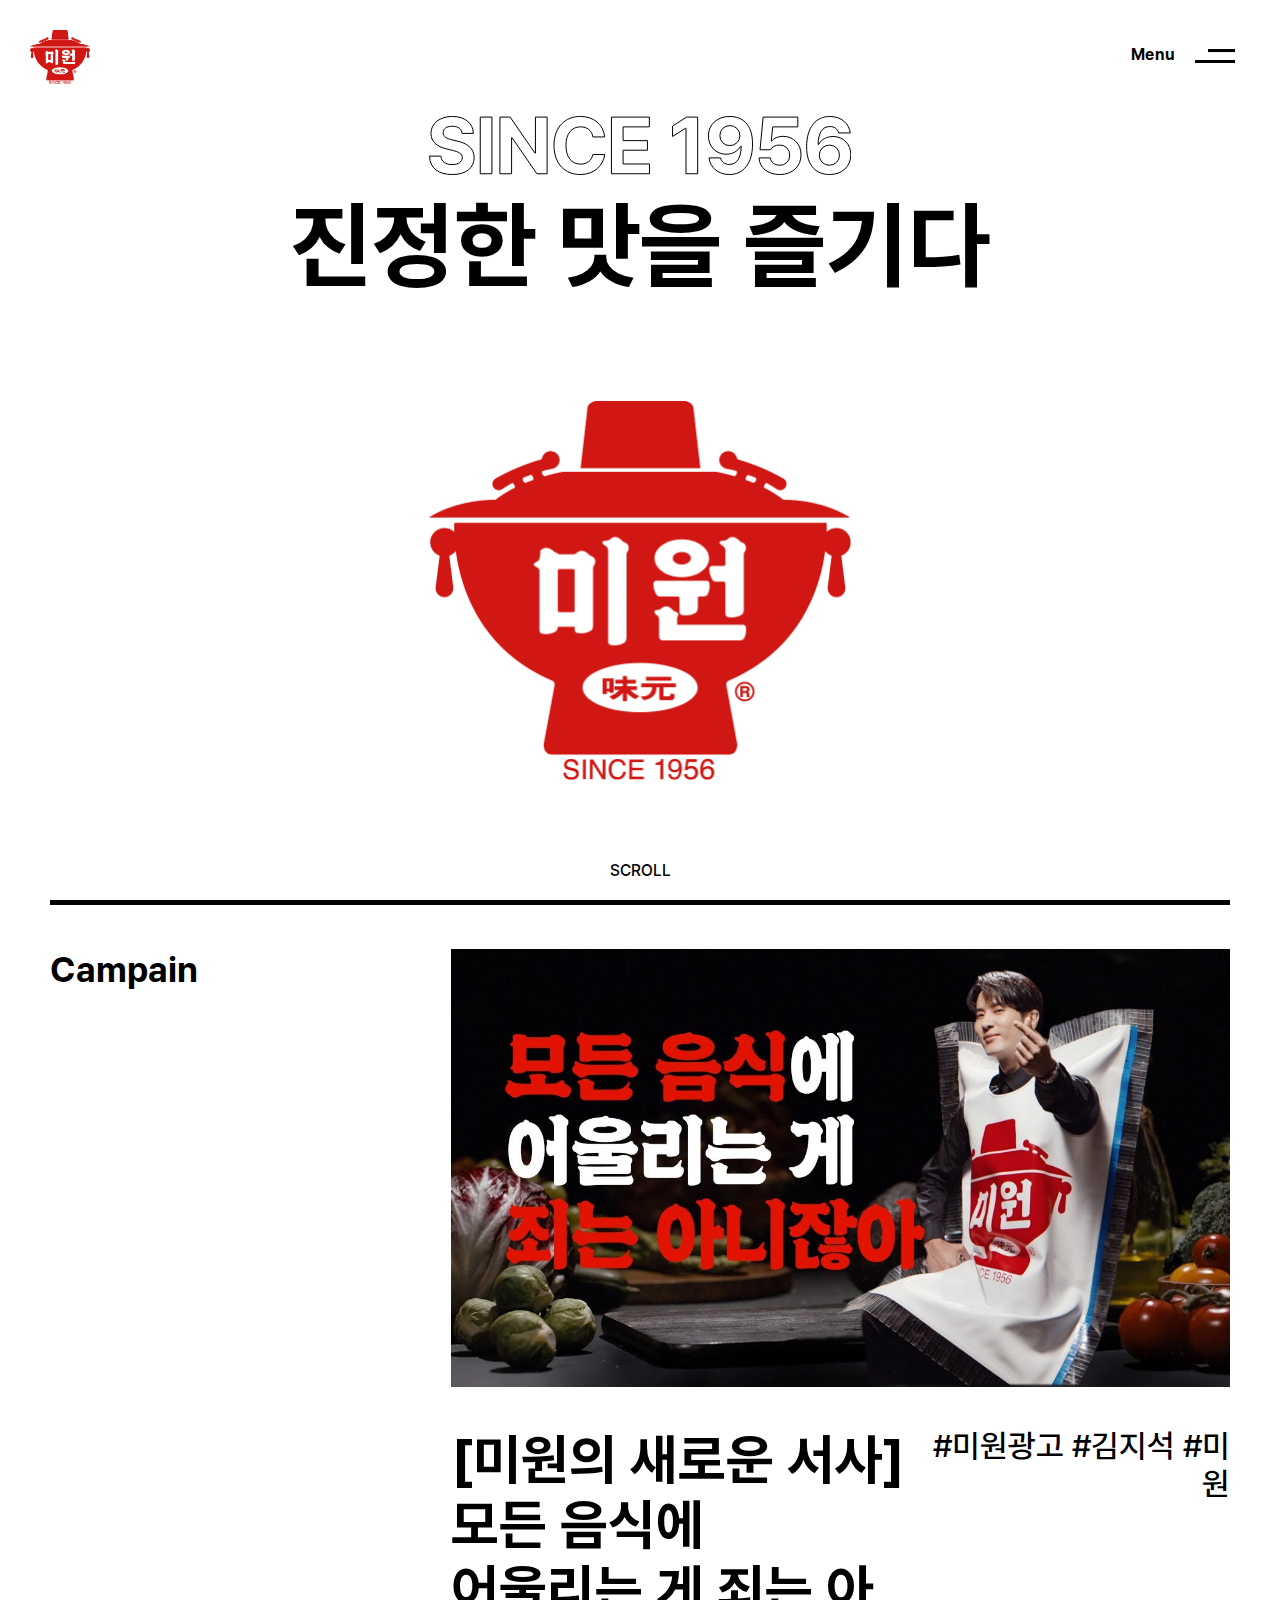
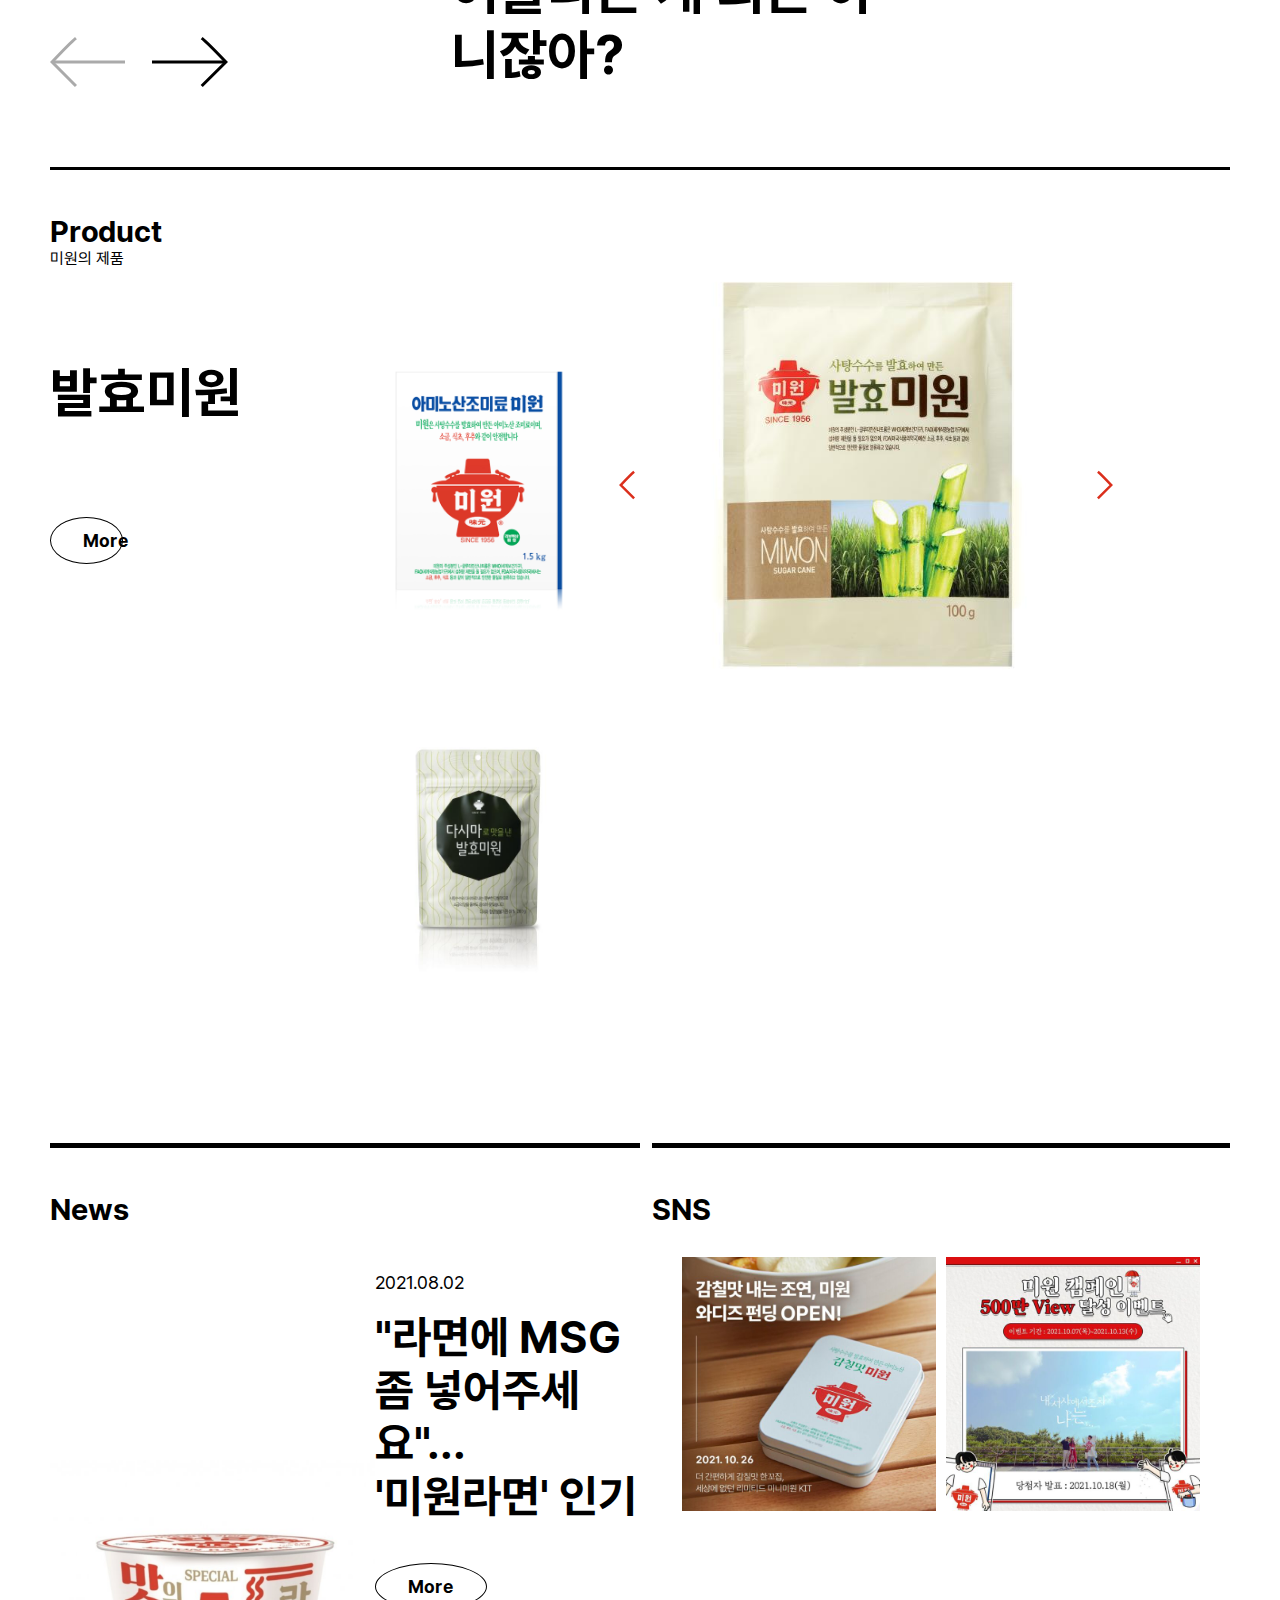
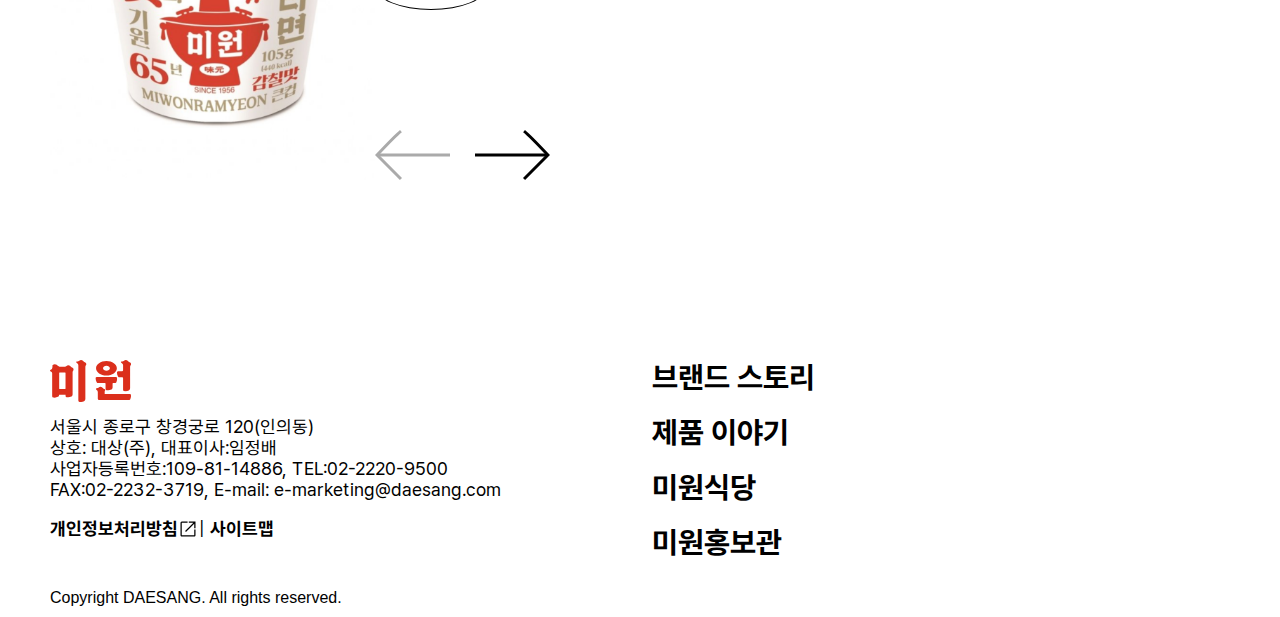
<file: index.html>
<!DOCTYPE html>
<html lang="en">
  <head>
    <meta charset="UTF-8">
    <meta http-equiv="X-UA-Compatible" content="IE=edge">
    <meta name="viewport" content="width=device-width, initial-scale=1.0">
    <link rel="stylesheet" href="./css/common.css">
    <link rel="stylesheet" href="./css/index.css">
    <link rel="stylesheet" href="./css/common.css">
    <link rel="preconnect" href="https://fonts.googleapis.com">
    <link rel="preconnect" href="https://fonts.gstatic.com" crossorigin>
    <link rel="stylesheet" href="https://fonts.googleapis.com/css2?family=Montserrat&display=swap">
    <script src="https://ajax.googleapis.com/ajax/libs/jquery/3.6.1/jquery.min.js"></script>
    <script defer src="./index.js"></script>
    <title>미원 페이지 만들기</title>
  </head>

  <body>
    <main>
        <div class="main-banner">
          <div class="sub-banner">
            <div class="whole-banner">
            <ul>
              <li>
                <a href="#">
                  <svg
                    class="MainBannerSub-svg"
                    xmlns="http://www.w3.org/2000/svg"
                    width="422.294"
                    height="59.081"
                    viewBox="0 0 422.294 59.081"
                    
                  >
                    <path
                      id="16628"
                      d="M-178.56-40.32h11.36c-.16-10.08-8.4-17.04-20.96-16.96-12.32-.08-21.44,6.8-21.44,16.96.08,8.4,5.92,13.12,15.52,15.52l6.08,1.44c6.24,1.52,9.68,3.36,9.76,7.2-.08,4.24-4.08,7.04-10.24,7.04-6.24,0-10.72-2.8-11.2-8.48h-11.36C-210.72-5.52-202,.8-188.32.8c13.76,0,21.84-6.64,21.92-16.96-.08-9.44-7.28-14.4-16.96-16.48l-5.12-1.28c-4.88-1.12-9.12-2.96-8.96-7.2,0-3.68,3.28-6.4,9.28-6.4C-182.48-47.52-178.88-44.88-178.56-40.32Zm29.92-16.32h-11.68V0h11.68Zm55.2,0h-11.68v36h-.48l-24.8-36h-10.24V0h11.68V-36h.48l24.8,36h10.24ZM-47.68-36.8h11.84C-37.36-49.84-47.2-57.36-60.32-57.28c-14.88-.08-26.24,10.56-26.24,28.96C-86.56-9.84-75.36.8-60.32.8c14.48,0,23.2-9.52,24.48-20H-47.68C-48.8-13.2-53.6-9.68-60-9.6c-8.72-.08-14.64-6.48-14.56-18.72C-74.64-40.16-68.8-46.96-60-46.88-53.44-46.96-48.56-43.12-47.68-36.8ZM-29.12,0H8.96V-9.76h-26.4V-23.52H6.88v-9.6H-17.44V-46.88H8.8v-9.76H-29.12ZM57.12-56.64H46.08L32-47.68v10.4l12.96-8.16h.48V0H57.12Zm32.16-.64c-12.8-.08-21.44,8.16-21.44,19.52.08,10.56,7.6,18.24,17.76,18.24,6.24,0,11.84-2.96,14.4-8h.64C100.56-16.24,96.48-9.28,88.8-9.28c-4.56,0-7.84-2.48-8.8-6.56H68.48C69.6-6.4,77.36.8,88.8.8c14.16,0,23.28-11.36,23.2-30.56C112.08-50.32,100.96-57.28,89.28-57.28Zm-9.92,19.2a9.756,9.756,0,0,1,9.92-10.08A10.036,10.036,0,0,1,99.36-38.08a9.954,9.954,0,0,1-10.08,9.92A9.536,9.536,0,0,1,79.36-38.08ZM139.2.8c12.64,0,21.36-8.16,21.28-19.68.08-10.8-7.68-18.56-18.08-18.56-4.96,0-9.2,2-11.36,4.8h-.32l1.44-14.24h25.12v-9.76H122.56L119.52-24h10.56c1.68-3.12,4.64-4.72,8.96-4.64a9.574,9.574,0,0,1,10.08,10.08A9.533,9.533,0,0,1,139.2-8.48c-4.96,0-9.04-3.04-9.28-7.36H118.56C118.72-6.16,127.36.8,139.2.8Zm49.76,0c12.72,0,21.36-8.24,21.28-19.68.08-10.64-7.52-18.32-17.6-18.4-6.32.08-11.92,3.04-14.56,8h-.48c0-11.04,4.08-18,11.68-17.92,4.64-.08,7.92,2.4,8.8,6.4h11.68c-1.2-9.36-9.04-16.56-20.48-16.48-14.08-.08-23.2,11.28-23.2,30.24C166.08-6.24,177.2.72,188.96.8ZM178.72-18.56a10.175,10.175,0,0,1,10.24-10.08,9.758,9.758,0,0,1,9.92,10.08A9.843,9.843,0,0,1,188.8-8.48,10.038,10.038,0,0,1,178.72-18.56Z"
                      transform="translate(211.553 57.781)"
                      fill="none"
                      stroke="#000"
                      stroke-width="1"
                      
                    ></path>
                  </svg>
                </a>
                <h2 class="main-text">진정한 맛을 즐기다</h2>
              </li>
            </ul>
            <div class="banner-img">
              <img src="./image/front-logoBasic.png" alt="메인로고" />
            </div>
            </div>
            <a href="#">SCROLL</a>
          </div>
          <!--sub-banner--------------------------------------------------------------------------->
  
          <div class="campain-container">
            <div class="campain-left">
              <h3>Campain</h3>
              <span>
                <ul>
                  <li>
                    <a href="#"
                      ><img src="./image/ico_slide_prev.svg" alt="이전"
                    /></a>
                    <a href="#"
                      ><img src="./image/ico_slide_next.svg" alt="다음"
                    /></a>
                  </li>
                </ul>
              </span>
            </div>
            <div class="campain-right">
              <ul>
                <li>
                  <a href="#"
                    ><img
                      src="./image/maxresdefault (1).jpg"
                      alt="캠페인 유튜브"
                    />
                    <div>
                      <p class="campain-left-box">
                        [미원의 새로운 서사] 모든 음식에<br />
                        어울리는 게 죄는 아니잖아?
                      </p>
                      <span class="campain-right-box">
                        #미원광고 #김지석 #미원
                      </span>
                    </div>
                  </a>
                </li>
              </ul>
            </div>
          </div>
          <!--campain-banner------------------------------------------------------->
  
          <div class="product-container">
            <div class="product-left">
              <h4>Product</h4>
              <p>미원의 제품</p>
              <h5>발효미원</h5>
              <button class="btn">More</button>
            </div>
  
            <div class="product-right">
              <ul>
                <li>
                  <a href="#"
                    ><img src="./image/prdt_first.jpg" alt=""
                  /></a>
                  <a href="#"
                    ><img src="./image/ico_red_arrow_prev.svg" alt=""
                  /></a>
                  <a href="#"
                    ><img src="./image/prdt_center.jpg" alt=""
                  /></a>
                  <a href="#"
                    ><img src="./image/ico_red_arrow_next.svg" alt=""
                  /></a>
                  <a href="#"
                    ><img src="./image/prdt_last.jpg" alt=""
                  /></a>
                </li>
              </ul>
            </div>
          </div>
          <!--product-banner------------------------------------------------------->
  
          <div class="news-sns">
            <div class="news-container">
              <div class="news-left">
                <p>News</p>
                <ul>
                  <li>
                    <a href="#"
                      ><img src="./image/news-img.png" alt=""
                    /></a>
                  </li>
                </ul>
              </div>
  
              <div class="news-right">
                <span> 2021.08.02</span>
                <b>"라면에 MSG<br>좀 넣어주세요"...<br>
                  '미원라면' 인기</b>
                  <button class="btn">More</button>
                  <ul>
                    <li>
                      <a href="#"><img src="./image/ico_slide_prev.svg" alt=""></a>
                      <a href="#"><img src="./image/ico_slide_next.svg" alt=""></a>
                    </li>
                  </ul>
                </div>
            </div><!--news-container---------------------------------------------------->
  
            <div class="sns-container">
              <div class="sns-header">
              <p>SNS</p>
              <div class="sns-mainbox">
                <ul>
                  <li>
                    <a href="#"><img src="./image/sns-container-1.jpg" alt=""></a>
                    <a href="#"><img src="./image/sns-container-2.jpg" alt=""></a>
                  </li>
                </ul>
            </div>
            </div>
            </div>
          </div><!--news-sns---------------------------------------------------------------->
      </main><!--main------------------------------------------------------------------->
</body>  
</html>
</file>
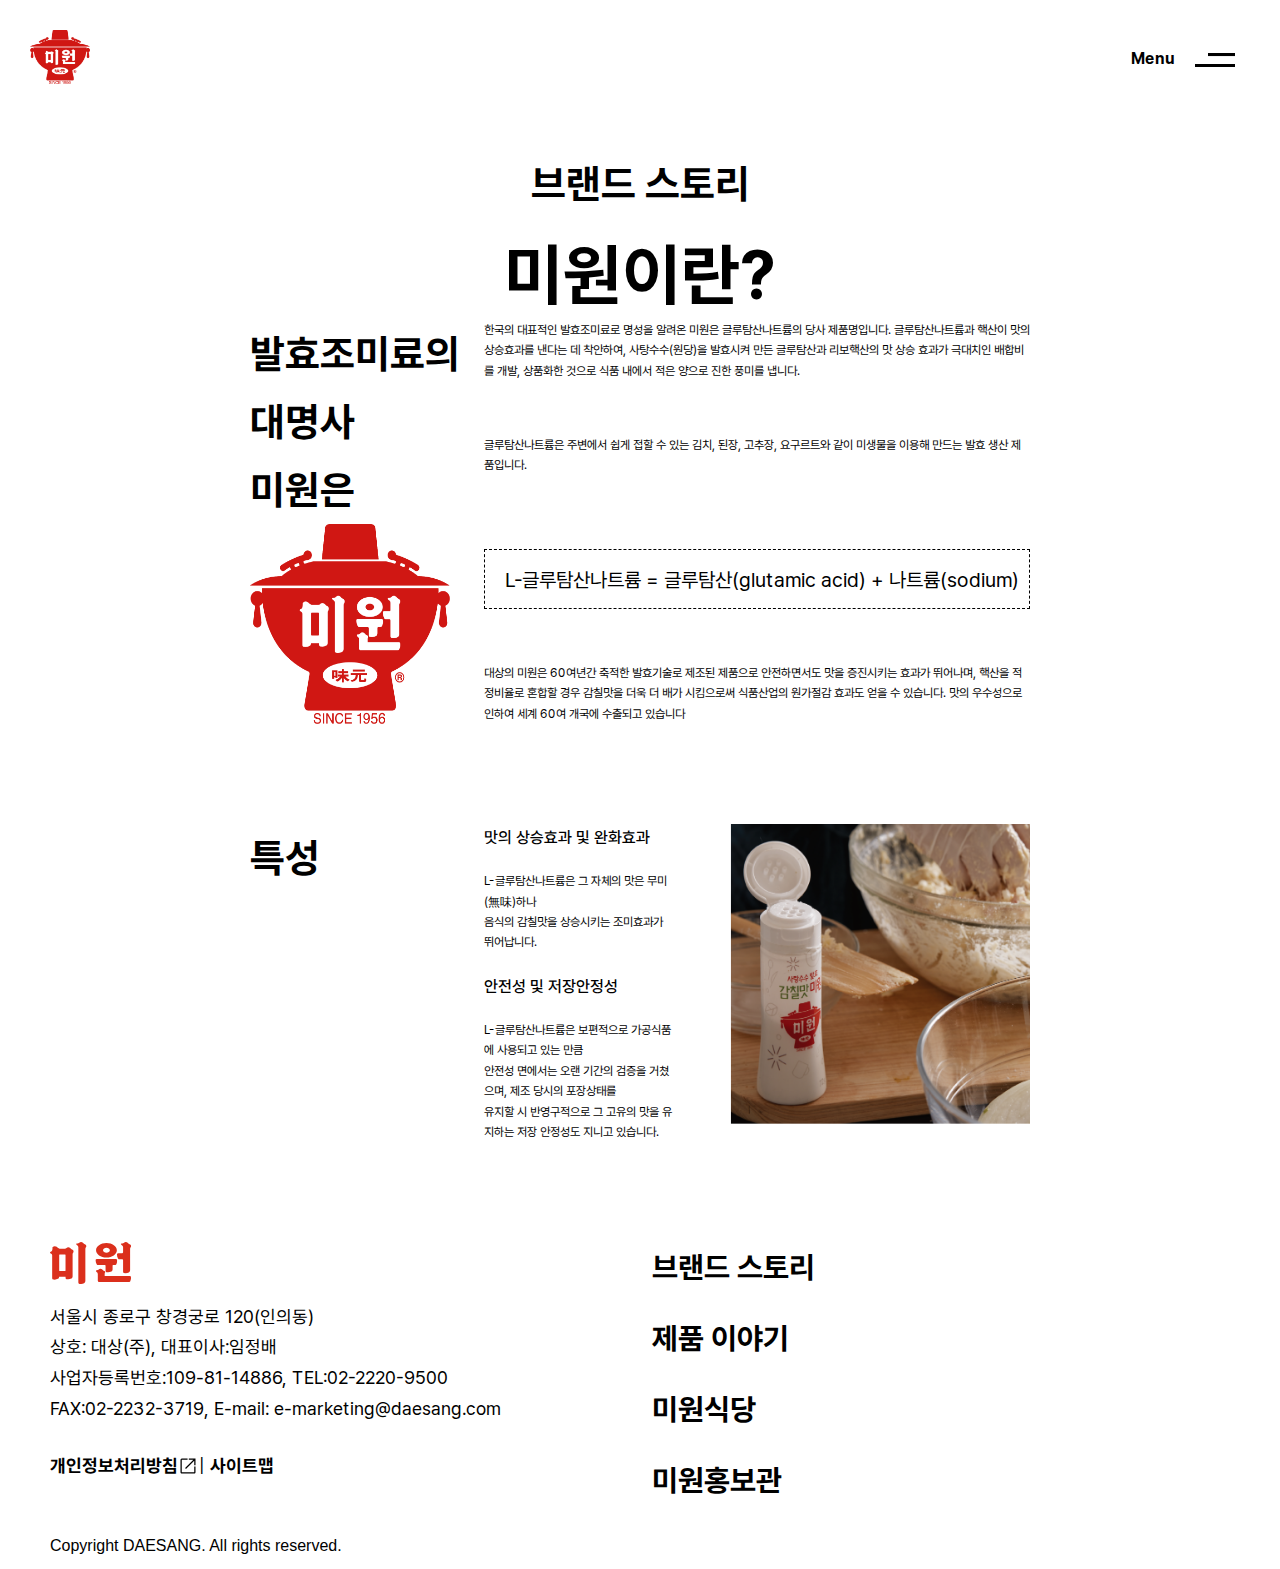
<file: sub1.html>
<!DOCTYPE html>
<html lang="en">
<html>
    <meta charset="UTF-8">
    <meta http-equiv="X-UA-Compatible" content="IE=edge">
    <meta name="viewport" content="width=device-width, initial-scale=1.0">
    <link rel="stylesheet" href="./css/index1.css">
    <link rel="stylesheet" href="./css/common.css">
    <link rel="preconnect" href="https://fonts.googleapis.com">
    <link rel="preconnect" href="https://fonts.gstatic.com" crossorigin>
    <link rel="stylesheet" href="https://fonts.googleapis.com/css2?family=Montserrat&display=swap">
    <script src="https://ajax.googleapis.com/ajax/libs/jquery/3.6.1/jquery.min.js"></script>
    <script defer src="./index.js"></script>

    <title>미원 서브페이지</title>
<body>


<main>
    <div class="brand">
      <div class="brand-story">
        <h2>브랜드 스토리 </h2>
        <span>미원이란?</span>
    </div>
    
    <div class="top-banner">
    <article class="top-left">
      <p>발효조미료의 대명사<br> 
      미원은</p>
      <img src="./image/front-logoBasic.png" alt="">
    </article>
    <article class="top-right">
      <p class="one">한국의 대표적인 발효조미료로 명성을 알려온 미원은 글루탐산나트륨의 당사
      제품명입니다. 글루탐산나트륨과 핵산이 맛의 상승효과를 낸다는 데 착안하여,
    사탕수수(원당)을 발효시켜 만든 글루탐산과 리보핵산의 맛 상승 효과가 극대치인
    배합비를 개발, 상품화한 것으로 식품 내에서 적은 양으로 진한 풍미를 냅니다.
  </p>

  <p class="two">
    글루탐산나트륨은 주변에서 쉽게 접할 수 있는 김치, 된장, 고추장, 요구르트와
    같이 미생물을 이용해 만드는 발효 생산 제품입니다.
  </p>

  <div class="three-box">
    L-글루탐산나트륨 = 글루탐산(glutamic acid) + 나트륨(sodium)
  </div>

  <p class="four">
    대상의 미원은 60여년간 축적한 발효기술로 제조된 제품으로 안전하면서도 맛을 증진시키는 효과가 뛰어나며, 
    핵산을 적정비율로 혼합할 경우 감칠맛을 더욱 더 배가 시킴으로써 
    식품산업의 원가절감 효과도 얻을 수 있습니다. 
    맛의 우수성으로 인하여 세계 60여 개국에 수출되고 있습니다
  </p>

    </article>
  </div><!--top banner---->

  <div class="low-banner">
    <article class="low-left">
      <p>특성</p>
    </article>
    <article class="low-right">
      <div class="low-space">
        <div class="low-fun">
      <h3>맛의 상승효과 및 완화효과</h3>
      <p>L-글루탐산나트륨은 그 자체의 맛은 무미(無味)하나<br>
        음식의 감칠맛을 상승시키는 조미효과가 뛰어납니다.</p>
      
        <h4>안전성 및 저장안정성</h4>
        <p>L-글루탐산나트륨은 보편적으로 가공식품에 사용되고 
          있는 만큼 <br>안전성 면에서는 오랜 기간의 검증을 거쳤으며, 
          제조 당시의 포장상태를 <br>유지할 시 반영구적으로 
          그 고유의 맛을 유지하는 저장 안정성도 지니고 있습니다.</p>
          </div>
          <div class="low-img">
            <img src="./image/miwon-info-img.png" alt="">
          </div>
        </div>
        
          
    </article>
  </div>
</div>

  </main><!--main//--------------------------------->

  </body>
  </html>
</file>
<file: css/common.css>
@charset "UTF-8";
@font-face {
  font-family: "bold";
  src: url(../font/Pretendard-Bold.woff2) format("woff2");
  font-weight: bold;
  font-style: normal;
  font-display: swap;
}
@font-face {
  font-family: "medium";
  src: url(../font/Pretendard-Medium.woff2) format("woff2");
  font-weight: 500;
  font-style: normal;
  font-display: swap;
}
@font-face {
  font-family: "regular";
  src: url(../font/Pretendard-Regular.woff2) format("woff2");
  font-weight: normal;
  font-style: normal;
  font-display: swap;
}
html,
body {
  margin: 0 auto;
  font-size: 16px;
  font-family: "Pretendard", "Noto Sans SC", "Noto Sans KR", Dotum, 돋움, Helvetica, "Apple SD Gothic Neo", sans-serif, "Montserrat";
  width: 100%;
  padding: 0 25px;
}

h1,
h2,
h3,
h4,
p,
figure {
  margin: 0;
}

ul,
li {
  list-style-type: none;
  margin: 0;
  padding: 0;
}

ul img,
li img {
  vertical-align: middle;
}

a {
  /* color: #fff; */
  text-decoration: none;
}

* {
  box-sizing: border-box;
}

a,
i,
em,
strong,
b,
code,
::after,
::before {
  display: inline-block;
}

header {
  max-width: 1920px;
  height: 114px;
  background-color: #fff;
  position: fixed;
  z-index: 9999;
  top: 0;
  left: 0;
  right: 0;
  padding: 30px;
  margin: 0 auto;
}
header .header-box {
  max-width: 1920px;
  width: 100%;
  position: relative;
  align-items: center;
  margin: 0 auto;
}
header .header-box .header-top-container {
  display: flex;
  justify-content: space-between;
  top: 50%;
}
header .header-box .header-top-container .img-box ul > li > a > img {
  width: 60px;
  height: 54px;
}
header .header-box .header-top-container .menu-box ul > li > a {
  font-family: "bold";
  font-size: 16px;
  color: black;
  padding: 15px;
}
header .header-box .header-top-container .menu-box ul > li > a img {
  padding-left: 20px;
}

/*# sourceMappingURL=common.css.map *//*# sourceMappingURL=common.css.map */
</file>
<file: css/index.css>
@charset "UTF-8";
@font-face {
  font-family: "bold";
  src: url(../font/Pretendard-Bold.woff2) format("woff2");
  font-weight: bold;
  font-style: normal;
  font-display: swap;
}
@font-face {
  font-family: "medium";
  src: url(../font/Pretendard-Medium.woff2) format("woff2");
  font-weight: 500;
  font-style: normal;
  font-display: swap;
}
@font-face {
  font-family: "regular";
  src: url(../font/Pretendard-Regular.woff2) format("woff2");
  font-weight: normal;
  font-style: normal;
  font-display: swap;
}
html,
body {
  margin: 0 auto;
  font-size: 16px;
  font-family: "Pretendard", "Noto Sans SC", "Noto Sans KR", Dotum, 돋움, Helvetica, "Apple SD Gothic Neo", sans-serif, "Montserrat";
  width: 100%;
  max-width: 1920px;
  width: 100%;
  padding: 0 25px;
}

h1,
h2,
h3,
h4,
p,
figure {
  margin: 0;
}

ul,
li {
  list-style-type: none;
  margin: 0;
  padding: 0;
}

ul img,
li img {
  vertical-align: middle;
}

a {
  color: #000;
  text-decoration: none;
}

* {
  box-sizing: border-box;
}

a,
i,
em,
strong,
b,
code,
::after,
::before {
  display: inline-block;
}

.main-banner {
  width: 100%;
  margin: 0 auto;
}
.main-banner .sub-banner {
  max-width: 100%;
  height: 100vh;
  text-align: center;
  display: flex;
  flex-direction: column;
  justify-content: center;
  padding-top: 120px;
  position: relative;
}
.main-banner .sub-banner > a:nth-of-type(1) {
  position: absolute;
  bottom: 20px;
  left: 50%;
  transform: translateX(-50%);
  font-size: 16px;
  line-height: 1.2em;
  color: #000;
  font-weight: 500;
  font-family: medium;
}
.main-banner .sub-banner .whole-banner {
  text-align: center;
  align-items: center;
  position: absolute;
  top: 50%;
  left: 0;
  right: 0;
  transform: translateY(-50%);
}
.main-banner .sub-banner .whole-banner .main-text {
  color: #000;
  display: block;
  font-size: 95px;
  font-weight: 500;
  font-family: "bold";
  padding-top: 10px;
}
.main-banner .sub-banner .whole-banner .banner-img {
  max-width: 100%;
  text-align: center;
}
.main-banner .sub-banner .whole-banner .banner-img img {
  width: 422px;
  height: 379px;
  align-items: center;
  margin-top: 100px;
}
.main-banner .campain-container {
  max-width: 100%;
  border-top: solid 5px #000;
  border-bottom: solid 3px #000;
  display: flex;
  justify-content: space-between;
  padding: 44px 0px 80px 0px;
}
.main-banner .campain-container .campain-left {
  width: 33%;
  display: flex;
  flex-direction: column;
  justify-content: space-between;
  font-size: 30px;
  font-family: "bold";
}
.main-banner .campain-container .campain-left ul > li > a:nth-child(1) > img {
  opacity: 0.33;
  margin-right: 20px;
}
.main-banner .campain-container .campain-right {
  width: 66%;
}
.main-banner .campain-container .campain-right a > img {
  width: 100%;
}
.main-banner .campain-container .campain-right div {
  display: flex;
  justify-content: space-between;
}
.main-banner .campain-container .campain-right div .campain-left-box {
  width: 60%;
  font-size: 55px;
  font-family: "bold";
  padding-top: 40px;
}
.main-banner .campain-container .campain-right div .campain-right-box {
  width: 40%;
  font-size: 32px;
  padding-top: 40px;
  text-align: end;
  font-family: "medium";
  color: black;
}
.main-banner .product-container {
  width: 100%;
  padding: 44px 0px 80px 0px;
  display: flex;
  justify-content: space-between;
}
.main-banner .product-container .product-left {
  width: 33%;
  display: flex;
  flex-direction: column;
  justify-content: start;
  font-size: 22px;
  font-family: "bold";
}
.main-banner .product-container .product-left h4 {
  font-size: 30px;
}
.main-banner .product-container .product-left p {
  font-size: 16px;
  font-family: "regular";
}
.main-banner .product-container .product-left h5 {
  font-size: 55px;
  font-family: "bold";
}
.main-banner .product-container .product-left .btn {
  width: 25%;
  border: solid 1px #000;
  border-radius: 100% 100%;
  display: inline-block;
  font-family: "bold";
  font-size: 18px;
  padding: 12px 32px;
  background: #fff;
}
.main-banner .product-container .product-left .btn:hover {
  background: #d5211b;
  color: #fff;
  border: none;
}
.main-banner .product-container .product-right {
  width: 100%;
  display: flex;
  justify-content: space-around;
  padding: 44px 0px 80px 0px;
  align-items: center;
}
.main-banner .product-container .product-right ul > li > a:nth-child(1) > img {
  width: 272px;
  height: 272px;
}
.main-banner .product-container .product-right ul > li > a:nth-child(2) > img {
  width: 16px;
  height: 32px;
}
.main-banner .product-container .product-right ul > li > a:nth-child(3) > img {
  width: 453px;
  height: 453px;
}
.main-banner .product-container .product-right ul > li > a:nth-child(4) > img {
  width: 16px;
  height: 32px;
}
.main-banner .product-container .product-right ul > li > a:nth-child(5) > img {
  width: 272px;
  height: 272px;
}
.main-banner .news-sns {
  width: 100%;
  display: flex;
  justify-content: space-between;
}
.main-banner .news-sns .news-container {
  width: 50%;
  border-top: solid 5px black;
  display: flex;
  justify-content: space-between;
  padding: 44px 0px 80px 0px;
}
.main-banner .news-sns .news-container .news-left {
  width: 479px;
  display: flex;
  flex-direction: column;
  justify-content: space-between;
}
.main-banner .news-sns .news-container .news-left p {
  font-family: "bold";
  font-size: 30px;
}
.main-banner .news-sns .news-container .news-left ul > li > a > img {
  width: 100%;
  height: 100%;
}
.main-banner .news-sns .news-container .news-right {
  width: 391px;
  display: flex;
  flex-direction: column;
  padding-top: 60px;
  align-items: start;
}
.main-banner .news-sns .news-container .news-right ul > li > a > img {
  width: 100%;
  height: 100%;
  padding-top: 120px;
}
.main-banner .news-sns .news-container .news-right ul > li > a:nth-child(1) > img {
  opacity: 0.33;
  padding-right: 20px;
}
.main-banner .news-sns .news-container .news-right span {
  margin: 20px 0 18px;
  font-size: 18px;
  font-family: "regular";
  font-weight: 400;
}
.main-banner .news-sns .news-container .news-right b {
  font-size: 45px;
  font-family: "bold";
  font-weight: 700;
  text-align: start;
  padding-bottom: 40px;
  transform: translateY(0);
  transition: 0.5s;
}
.main-banner .news-sns .news-container .news-right .btn {
  border: solid 1px #000;
  border-radius: 100% 100%;
  font-family: "bold";
  font-size: 18px;
  padding: 12px 32px;
  background: #fff;
}
.main-banner .news-sns .news-container .news-right .btn:hover {
  background: #d5211b;
  color: #fff;
  border: none;
}
.main-banner .news-sns .sns-container {
  border-top: solid 5px black;
  width: 49%;
  display: flex;
  justify-content: space-between;
  padding: 44px 0px 80px 0px;
}
.main-banner .news-sns .sns-container .sns-header {
  width: 100%;
  height: 42px;
  font-size: 30px;
  font-family: "bold";
  font-weight: 700;
}
.main-banner .news-sns .sns-container .sns-mainbox {
  width: 100%;
  padding: 30px;
}
.main-banner .news-sns .sns-container .sns-mainbox ul > li {
  display: flex;
  justify-content: space-between;
}
.main-banner .news-sns .sns-container .sns-mainbox ul > li > a {
  width: 49%;
}
.main-banner .news-sns .sns-container .sns-mainbox ul > li > a > img {
  width: 100%;
}

.footer-container {
  width: 100%;
  display: flex;
  justify-content: space-between;
  margin: 0 auto;
  padding-top: 100px;
}
.footer-container .footer-left {
  width: 49%;
  margin-bottom: 10px;
}
.footer-container img {
  margin-bottom: 10px;
}
.footer-container span {
  font-family: "regular";
  font-size: 18px;
  margin-top: 2px;
}
.footer-container span a {
  font-family: "bold";
}
.footer-container span a > img {
  width: 20px;
  height: 20px;
  text-align: center;
  align-items: center;
  margin: -4px;
}
.footer-container p {
  margin-top: 50px;
}
.footer-container .footer-right {
  width: 49%;
}
.footer-container .footer-right ul > li > a {
  display: flex;
  flex-direction: column;
  justify-content: space-between;
  font-size: 30px;
  font-family: "bold";
  margin-bottom: 20px;
}

/*반응형 mixin으로 깔끔하게 사용하기*/
@media (min-width: 320px) and (max-width: 767px) {
  .main-banner .campain-container {
    display: flex;
    flex-direction: column;
  }
  .main-banner .campain-container .campain-left {
    width: 100%;
    display: flex;
    flex-direction: row;
  }
  .main-banner .campain-container .campain-right {
    width: 100%;
  }
  .main-banner .campain-container .campain-right ul > li > a > div {
    display: flex;
    flex-direction: column;
    justify-content: space-between;
  }
  .main-banner .campain-container .campain-right ul > li > a > div .campain-left-box {
    width: 100%;
    font-size: 5.4645vw;
  }
  .main-banner .campain-container .campain-right ul > li > a > div .campain-right-box {
    font-size: 3.4vw;
  }
  .main-banner .product-container {
    width: 100%;
  }
  .main-banner .product-container .product-left {
    width: 100%;
    display: flex;
  }
}/*# sourceMappingURL=index.css.map */
</file>
<file: css/index1.css>
@charset "UTF-8";
@font-face {
  font-family: "bold";
  src: url(../font/Pretendard-Bold.woff2) format("woff2");
  font-weight: bold;
  font-style: normal;
  font-display: swap;
}
@font-face {
  font-family: "medium";
  src: url(../font/Pretendard-Medium.woff2) format("woff2");
  font-weight: 500;
  font-style: normal;
  font-display: swap;
}
@font-face {
  font-family: "regular";
  src: url(../font/Pretendard-Regular.woff2) format("woff2");
  font-weight: normal;
  font-style: normal;
  font-display: swap;
}
html,
body {
  margin: 0 auto;
  font-size: 16px;
  font-family: "Pretendard", "Noto Sans SC", "Noto Sans KR", Dotum, 돋움, Helvetica, "Apple SD Gothic Neo", sans-serif, "Montserrat";
  width: 100%;
  max-width: 1920px;
  width: 100%;
  padding: 0 25px;
  line-height: 1.7;
}

h1,
h2,
h3,
h4,
p,
figure {
  margin: 0;
}

ul,
li {
  list-style-type: none;
  margin: 0;
  padding: 0;
}

ul img,
li img {
  vertical-align: middle;
}

a {
  color: #000;
  text-decoration: none;
}

* {
  box-sizing: border-box;
}

a,
i,
em,
strong,
b,
code,
::after,
::before {
  display: inline-block;
}

main {
  width: 100%;
  margin: 0 auto;
}
main .brand {
  max-width: 100%;
}
main .brand .brand-story {
  width: 100%;
  height: 200px;
  text-align: center;
  align-items: center;
  margin-bottom: 9.375vw;
}
main .brand .brand-story h2 {
  padding-top: 150px;
  font-size: 40px;
  font-family: "bold";
  font-weight: 300;
  line-height: 1.7;
}
main .brand .brand-story span {
  font-size: 68px;
  font-family: "bold";
  font-weight: 300;
}
main .brand .top-banner {
  width: 100%;
  display: flex;
  margin: 0 auto;
}
main .brand .top-banner img {
  width: 200px;
  height: 200px;
}
main .brand .top-banner .top-left {
  width: 30%;
  display: flex;
  flex-direction: column;
  justify-content: space-between;
  font-size: 40px;
  font-family: "bold";
  font-weight: 300;
  margin-left: 200px;
}
main .brand .top-banner .top-right {
  width: 70%;
  display: flex;
  flex-direction: column;
  justify-content: space-between;
  font-size: 20px;
  font-family: "regular";
  margin-right: 200px;
}
main .brand .top-banner .top-right > .one {
  font-size: 0.9375vw;
}
main .brand .top-banner .top-right > .two {
  margin: 20px 0;
  font-size: 0.9375vw;
}
main .brand .top-banner .top-right > .three-box {
  width: 100%;
  height: 60px;
  border: dashed 1px #000;
  margin: 20px 0;
  padding-left: 20px;
  line-height: 3;
  display: block;
}
main .brand .top-banner .top-right > .four {
  font-size: 0.9375vw;
}
main .brand .low-banner {
  width: 100%;
  margin-top: 100px;
  display: flex;
  justify-content: space-between;
}
main .brand .low-banner .low-left {
  width: 30%;
  display: flex;
  flex-direction: column;
  font-size: 40px;
  font-family: "bold";
  font-weight: 300;
  margin-left: 200px;
}
main .brand .low-banner .low-right {
  width: 70%;
  display: flex;
  flex-direction: column;
  justify-content: space-between;
  font-size: 20px;
  font-family: "regular";
  margin-right: 200px;
}
main .brand .low-banner .low-right .low-space {
  width: 100%;
  display: flex;
  justify-content: space-between;
}
main .brand .low-banner .low-right .low-space .low-fun {
  width: 60%;
}
main .brand .low-banner .low-right .low-space .low-fun > p {
  font-size: 0.9375vw;
}
main .brand .low-banner .low-right .low-space .low-fun h3 {
  padding-bottom: 20px;
  font-size: 1.25vw;
  font-family: "medium";
  font-weight: lighter;
}
main .brand .low-banner .low-right .low-space .low-fun h4 {
  padding: 20px 0;
  font-size: 1.25vw;
  font-family: "medium";
  font-weight: lighter;
}
main .brand .low-banner .low-right .low-img img {
  width: 300px;
  height: 300px;
  margin-left: 55px;
}

.footer-container {
  width: 100%;
  display: flex;
  justify-content: space-between;
  margin: 0 auto;
  padding-top: 100px;
}
.footer-container .footer-left {
  width: 49%;
  margin-bottom: 10px;
}
.footer-container img {
  margin-bottom: 10px;
}
.footer-container span {
  font-family: "regular";
  font-size: 18px;
  margin-top: 2px;
}
.footer-container span a {
  font-family: "bold";
}
.footer-container span a > img {
  width: 20px;
  height: 20px;
  text-align: center;
  align-items: center;
  margin: -4px;
}
.footer-container p {
  margin-top: 50px;
}
.footer-container .footer-right {
  width: 49%;
}
.footer-container .footer-right ul > li > a {
  display: flex;
  flex-direction: column;
  justify-content: space-between;
  font-size: 30px;
  font-family: "bold";
  margin-bottom: 20px;
}/*# sourceMappingURL=index1.css.map */
</file>
